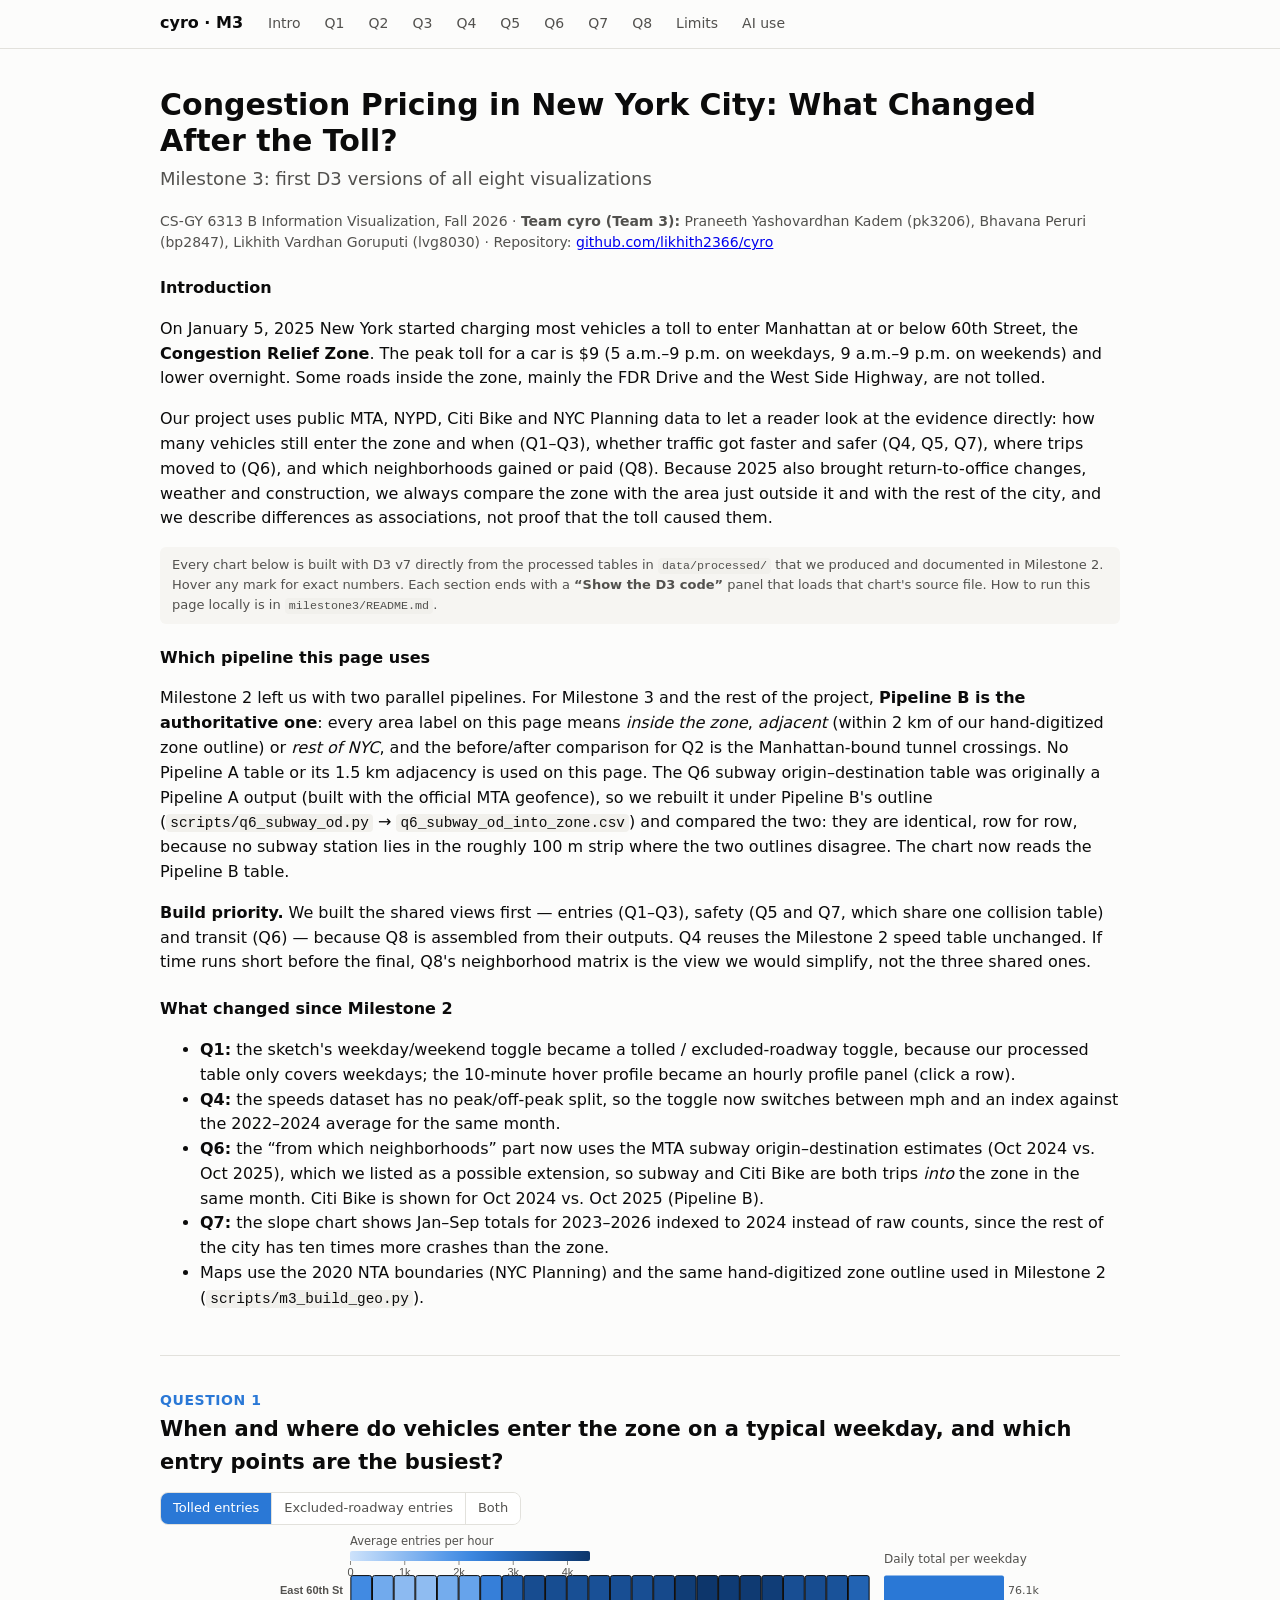
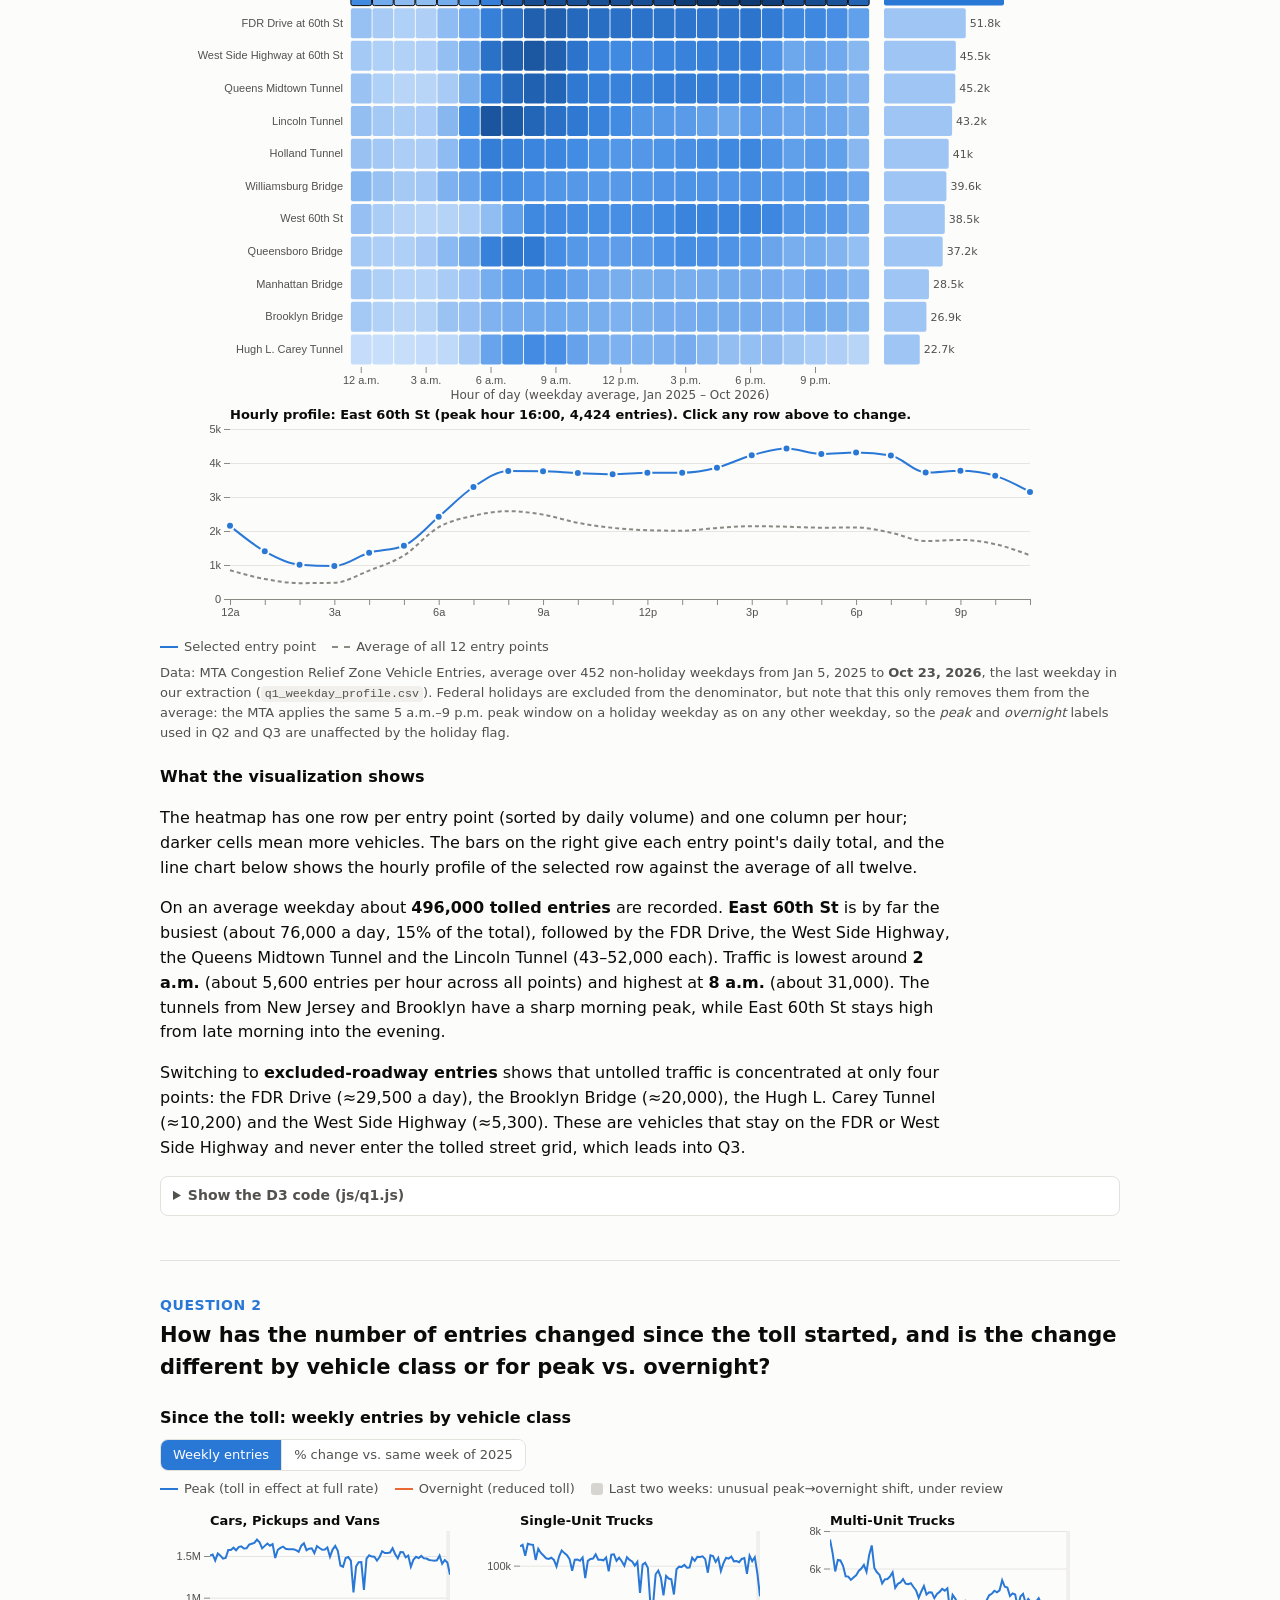
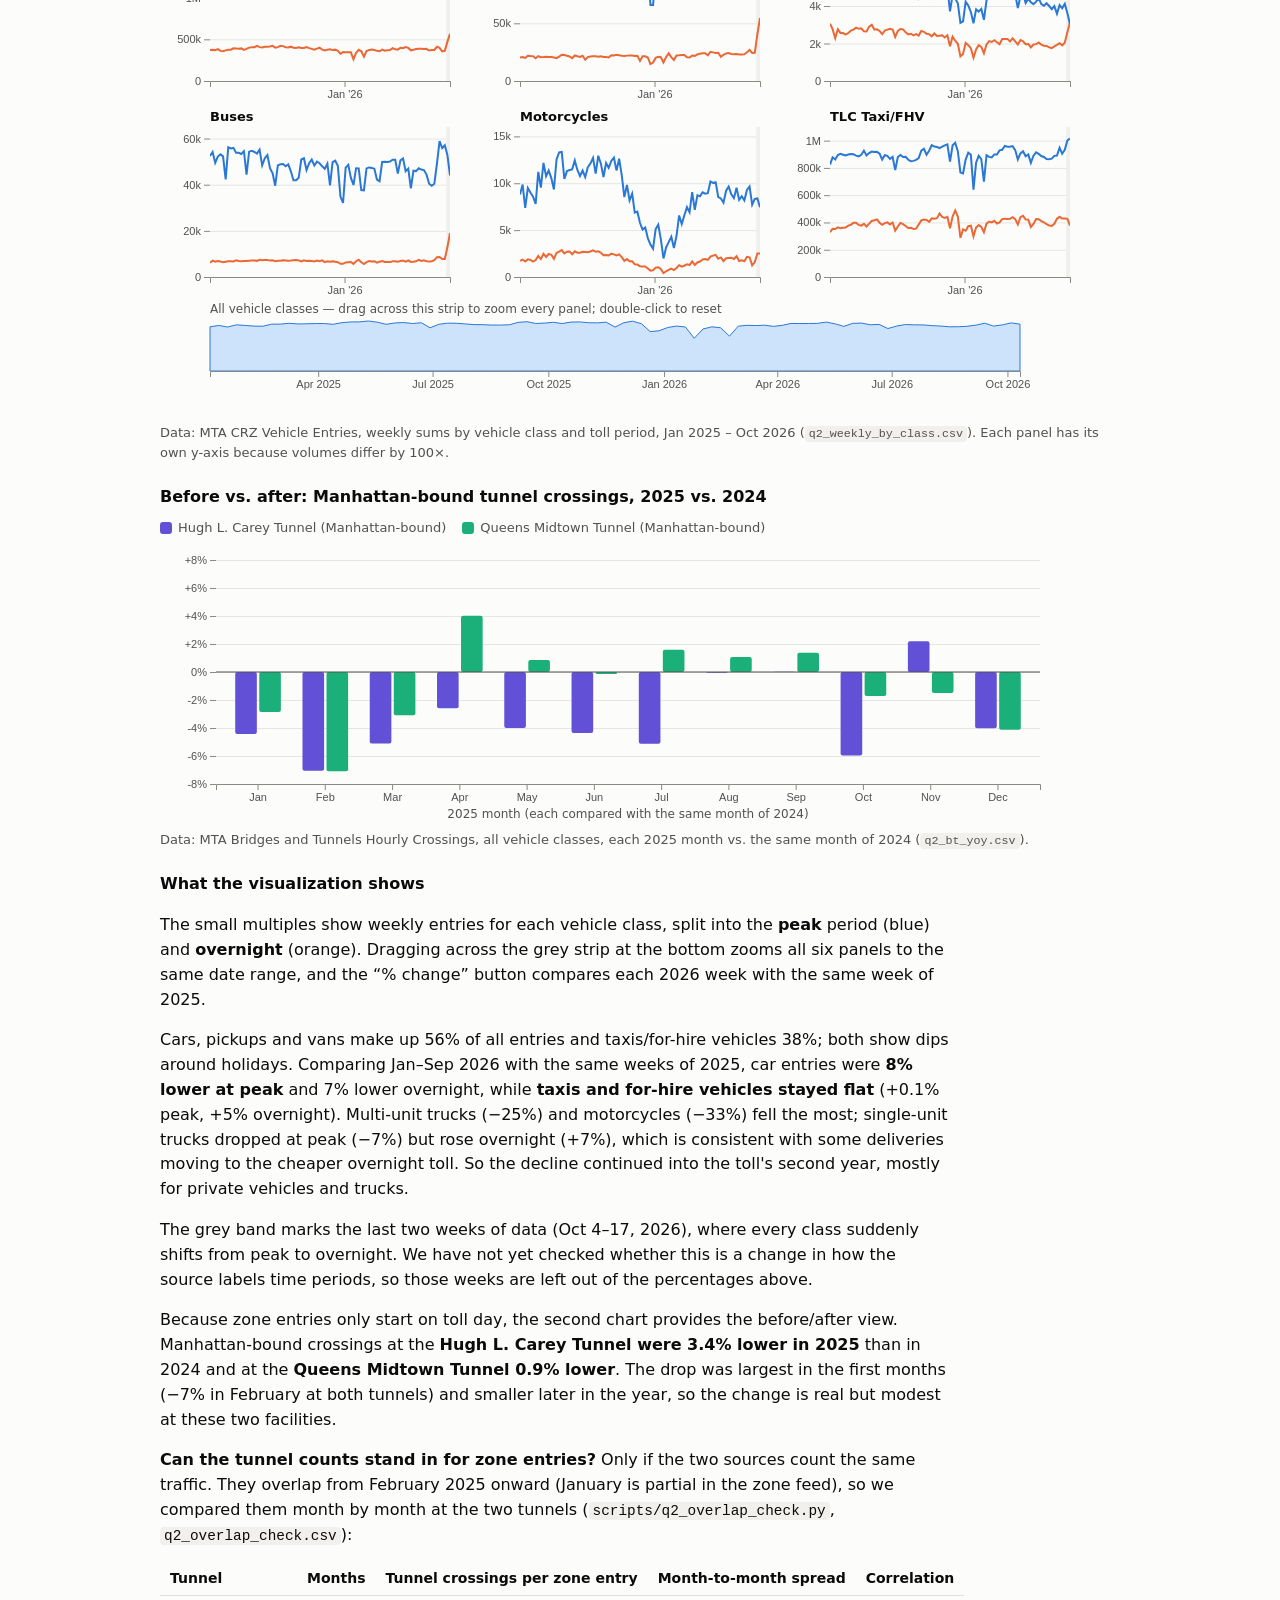
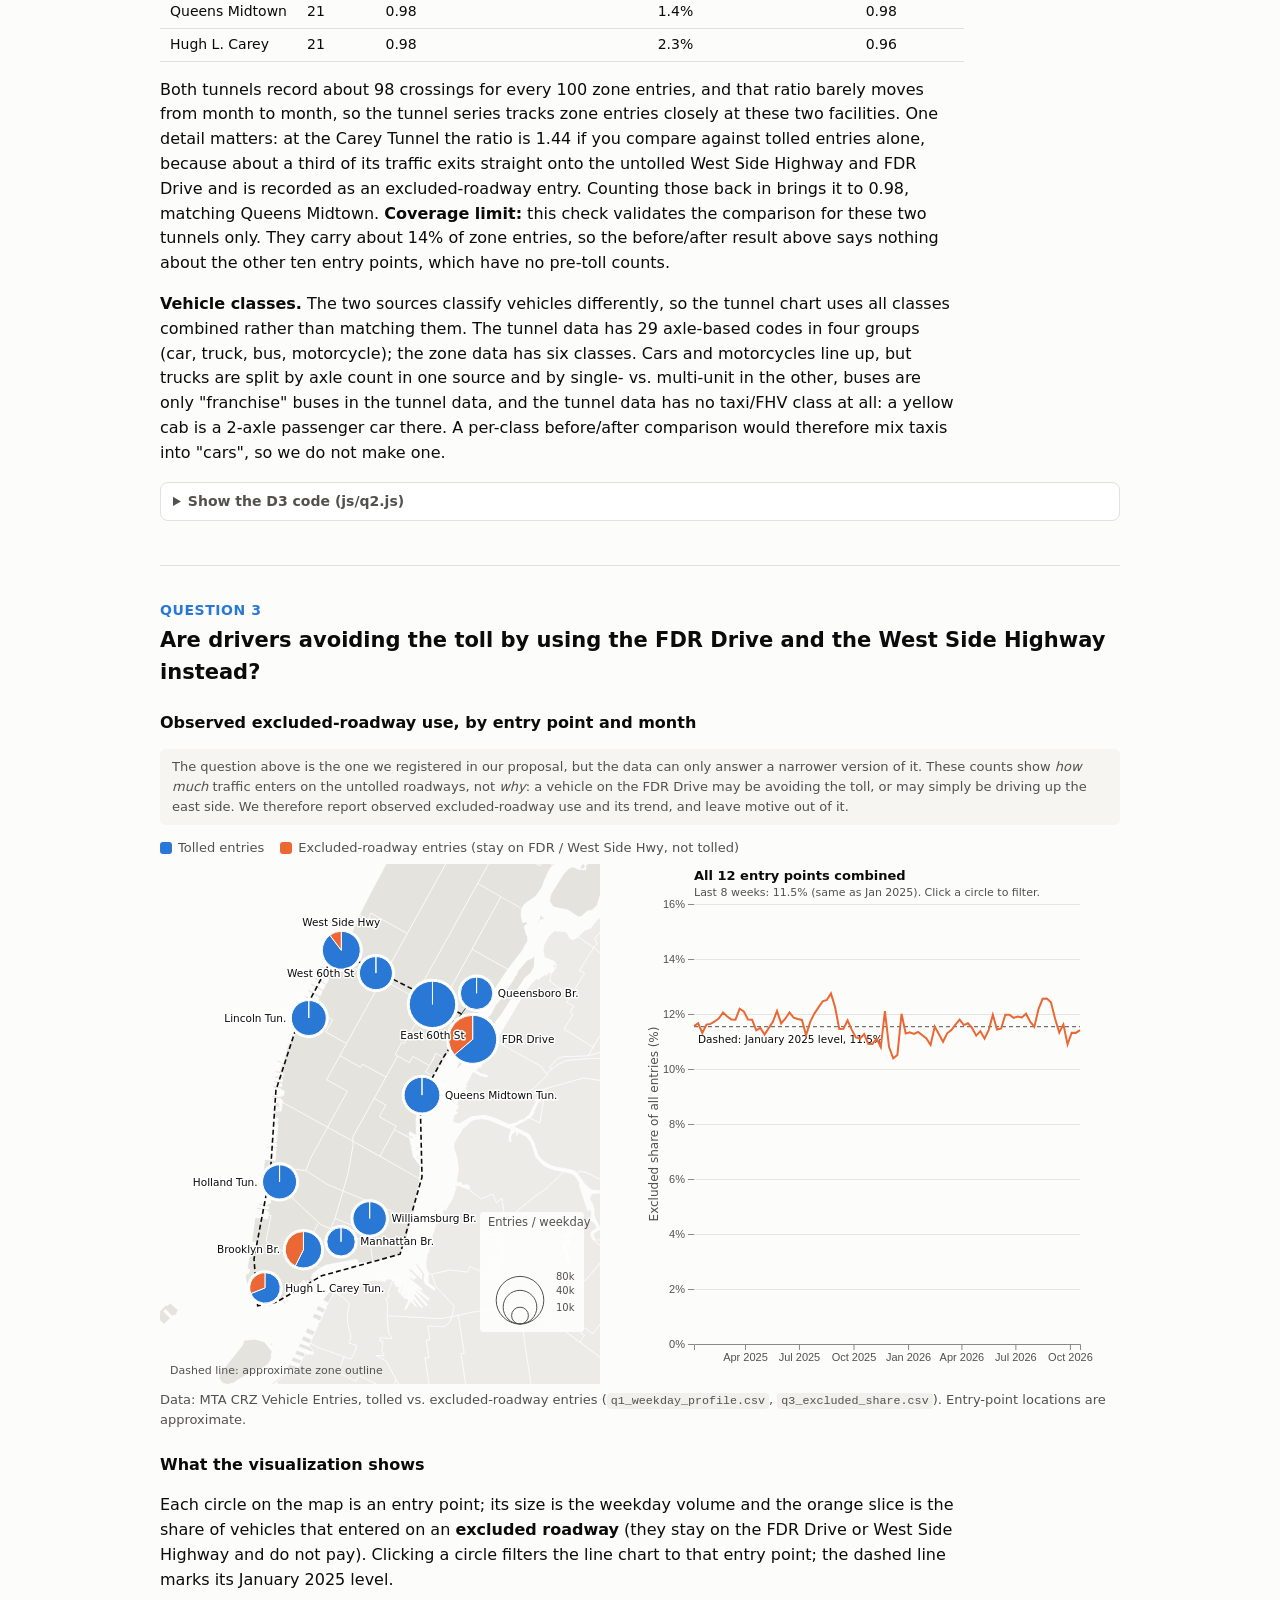
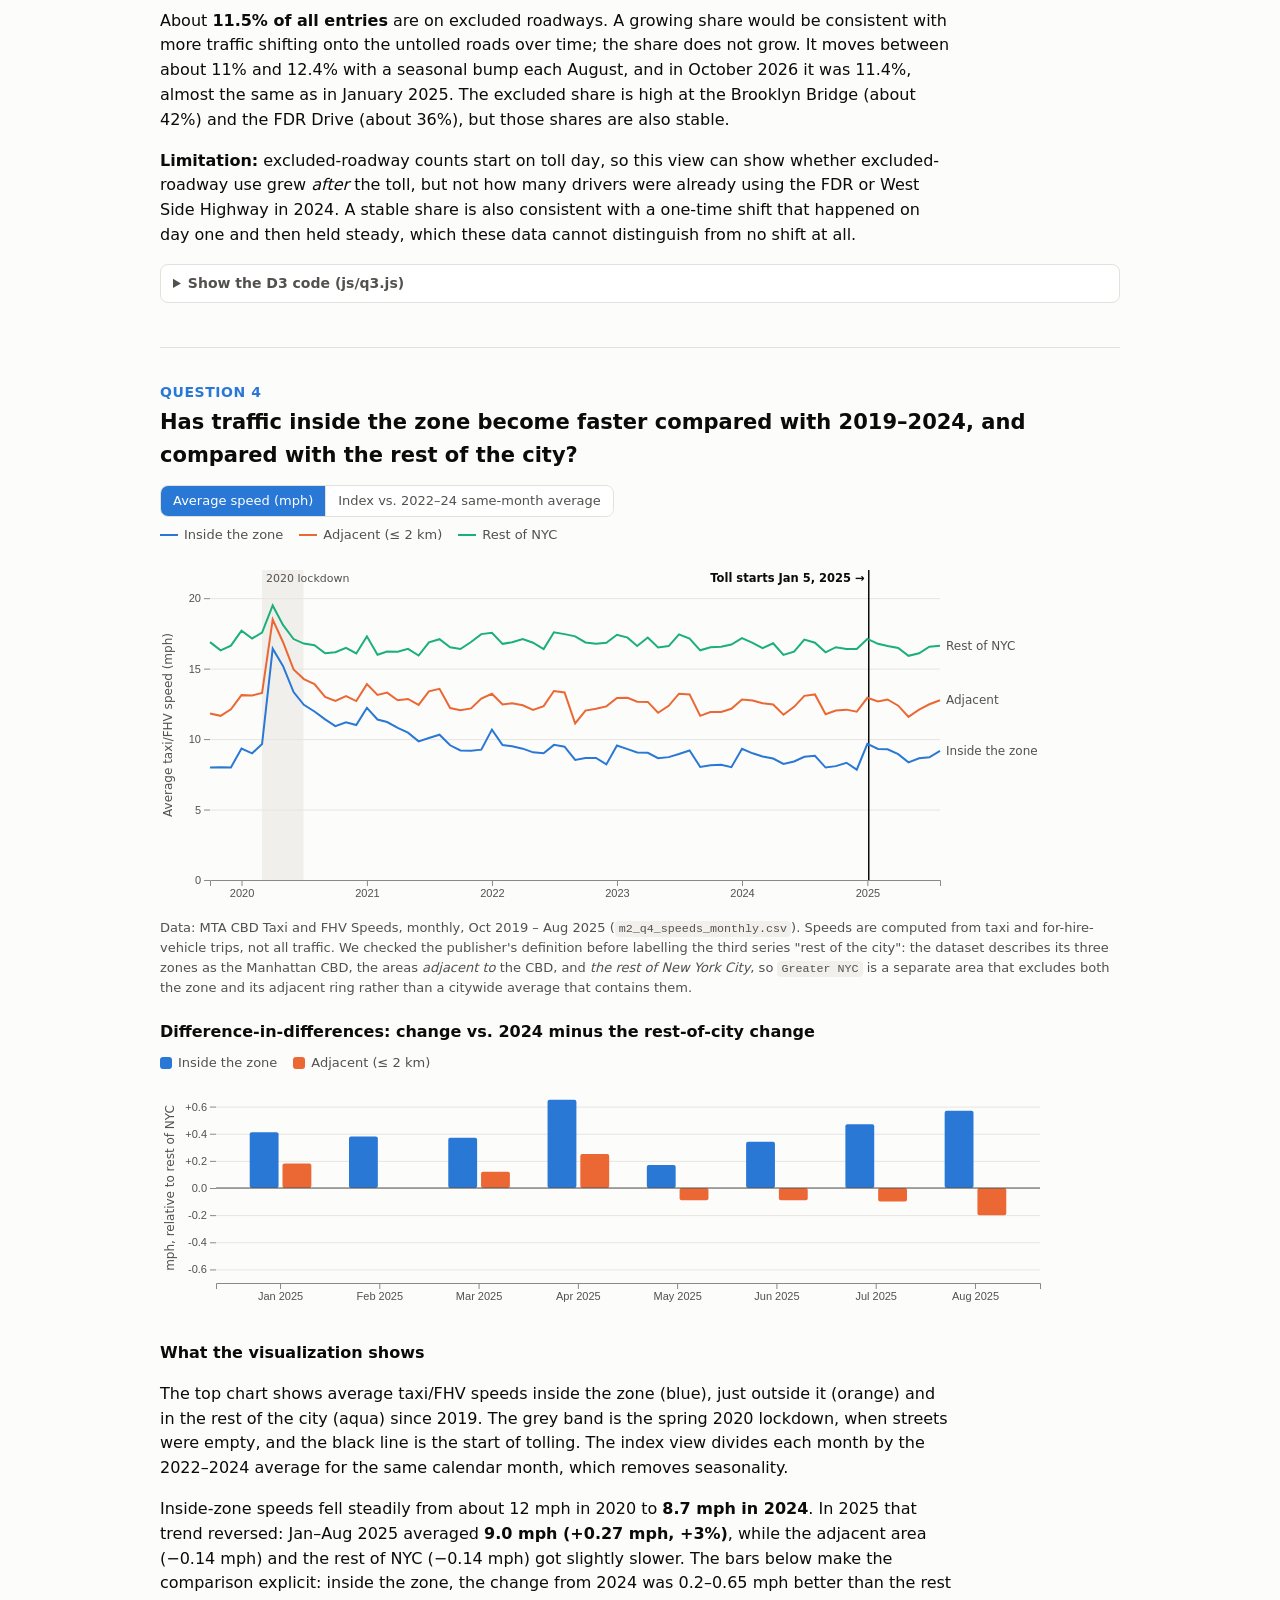
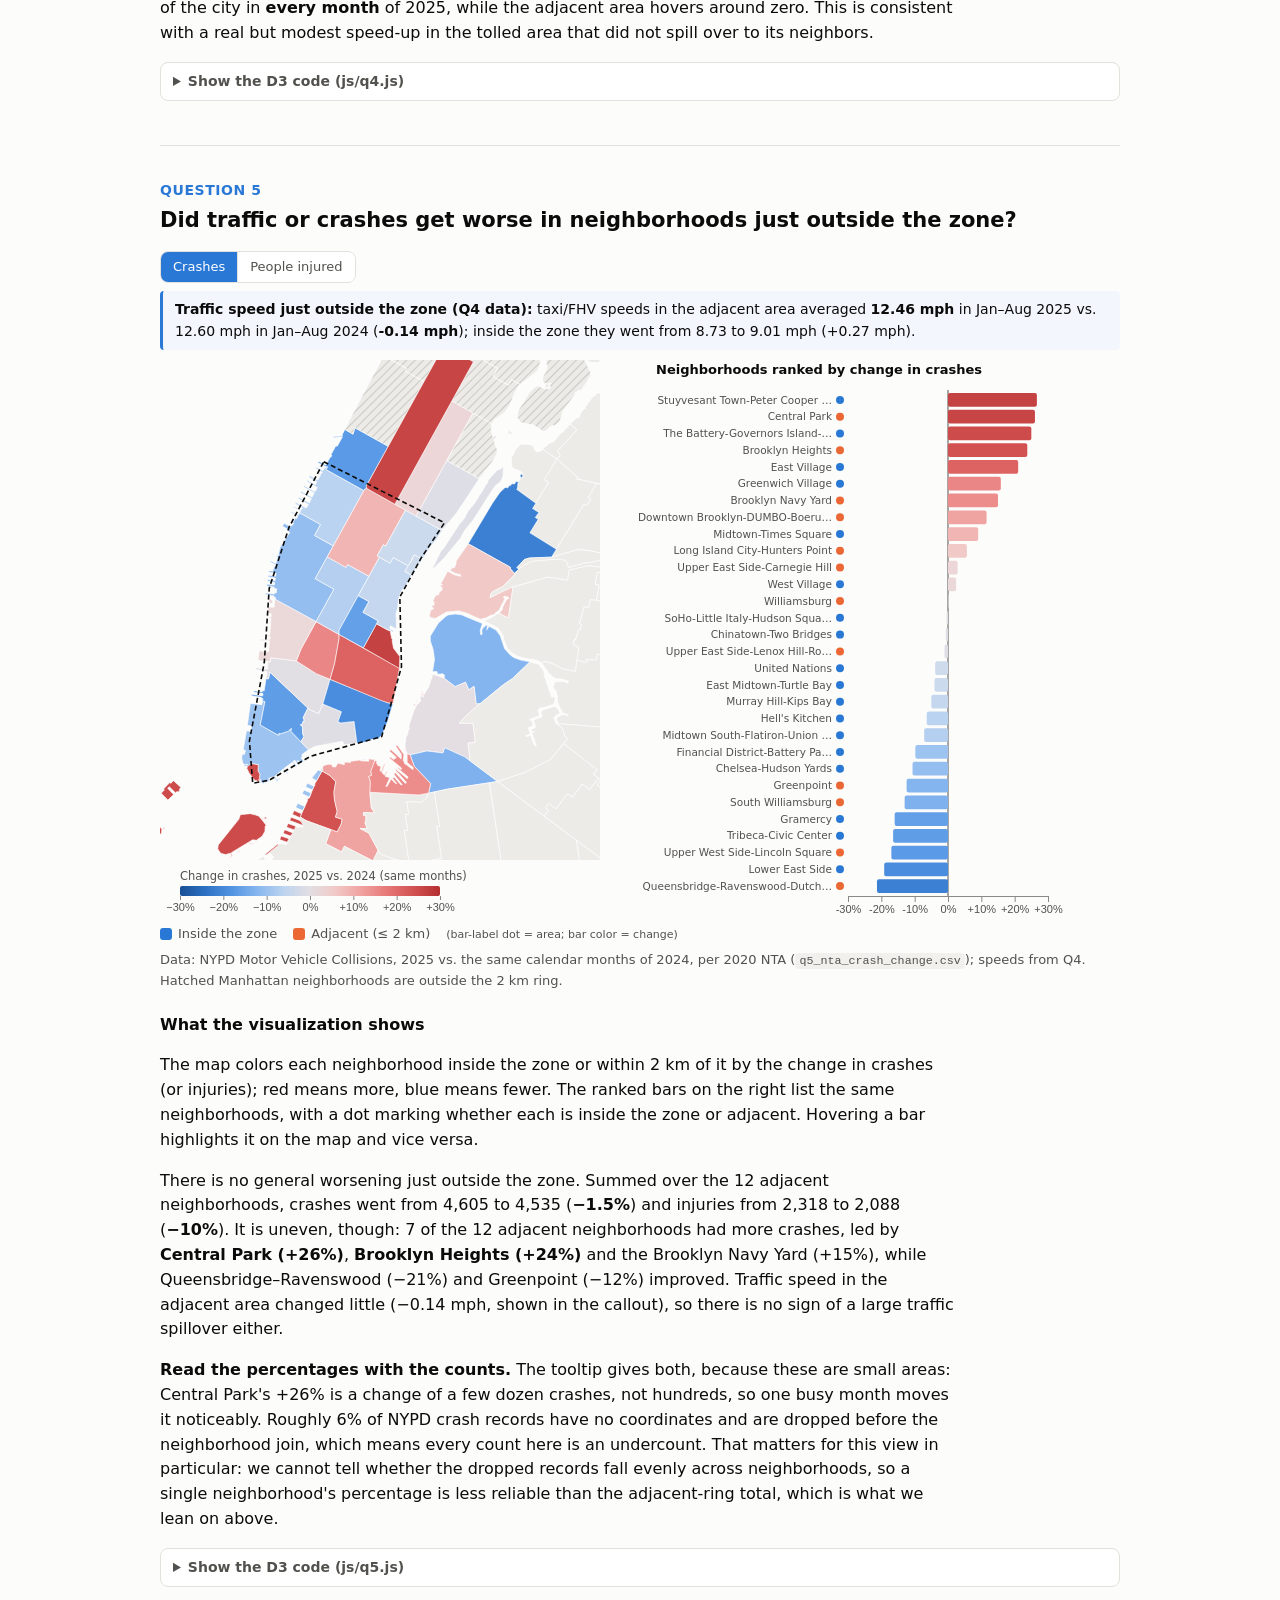
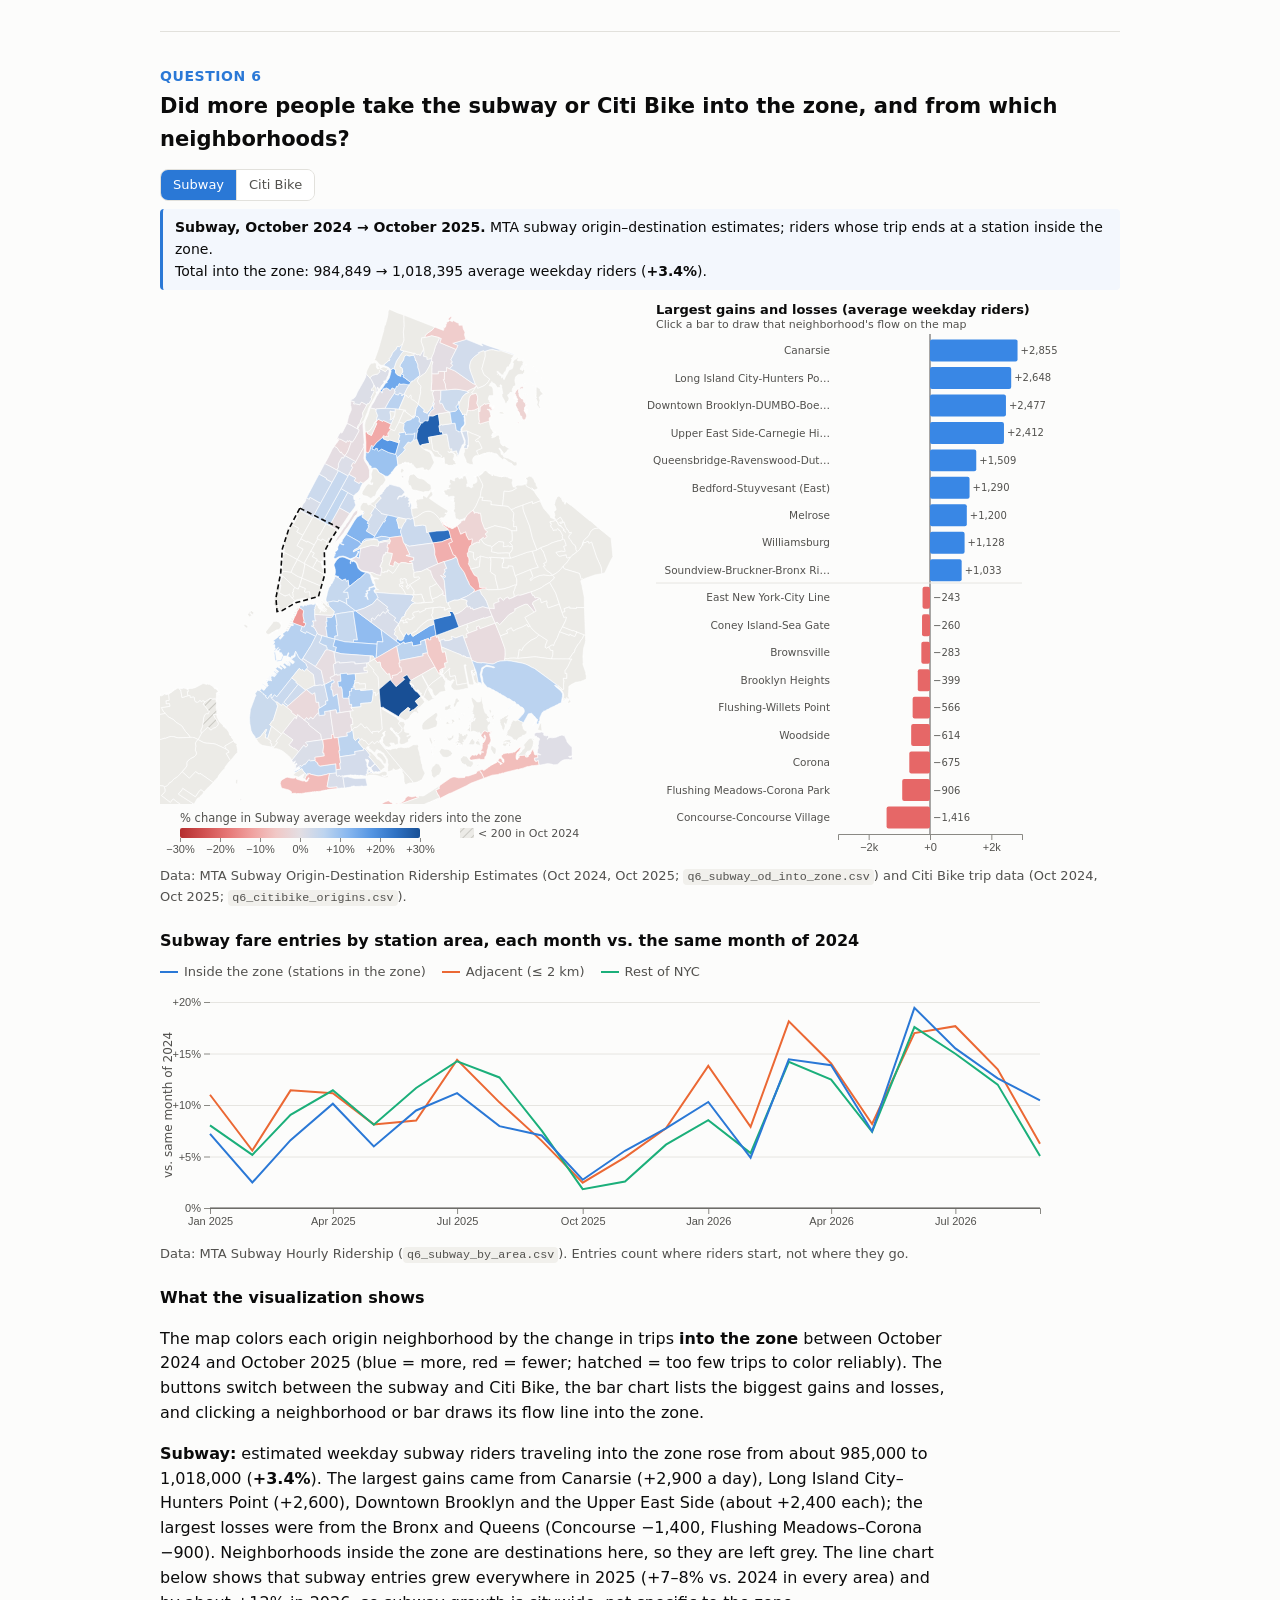
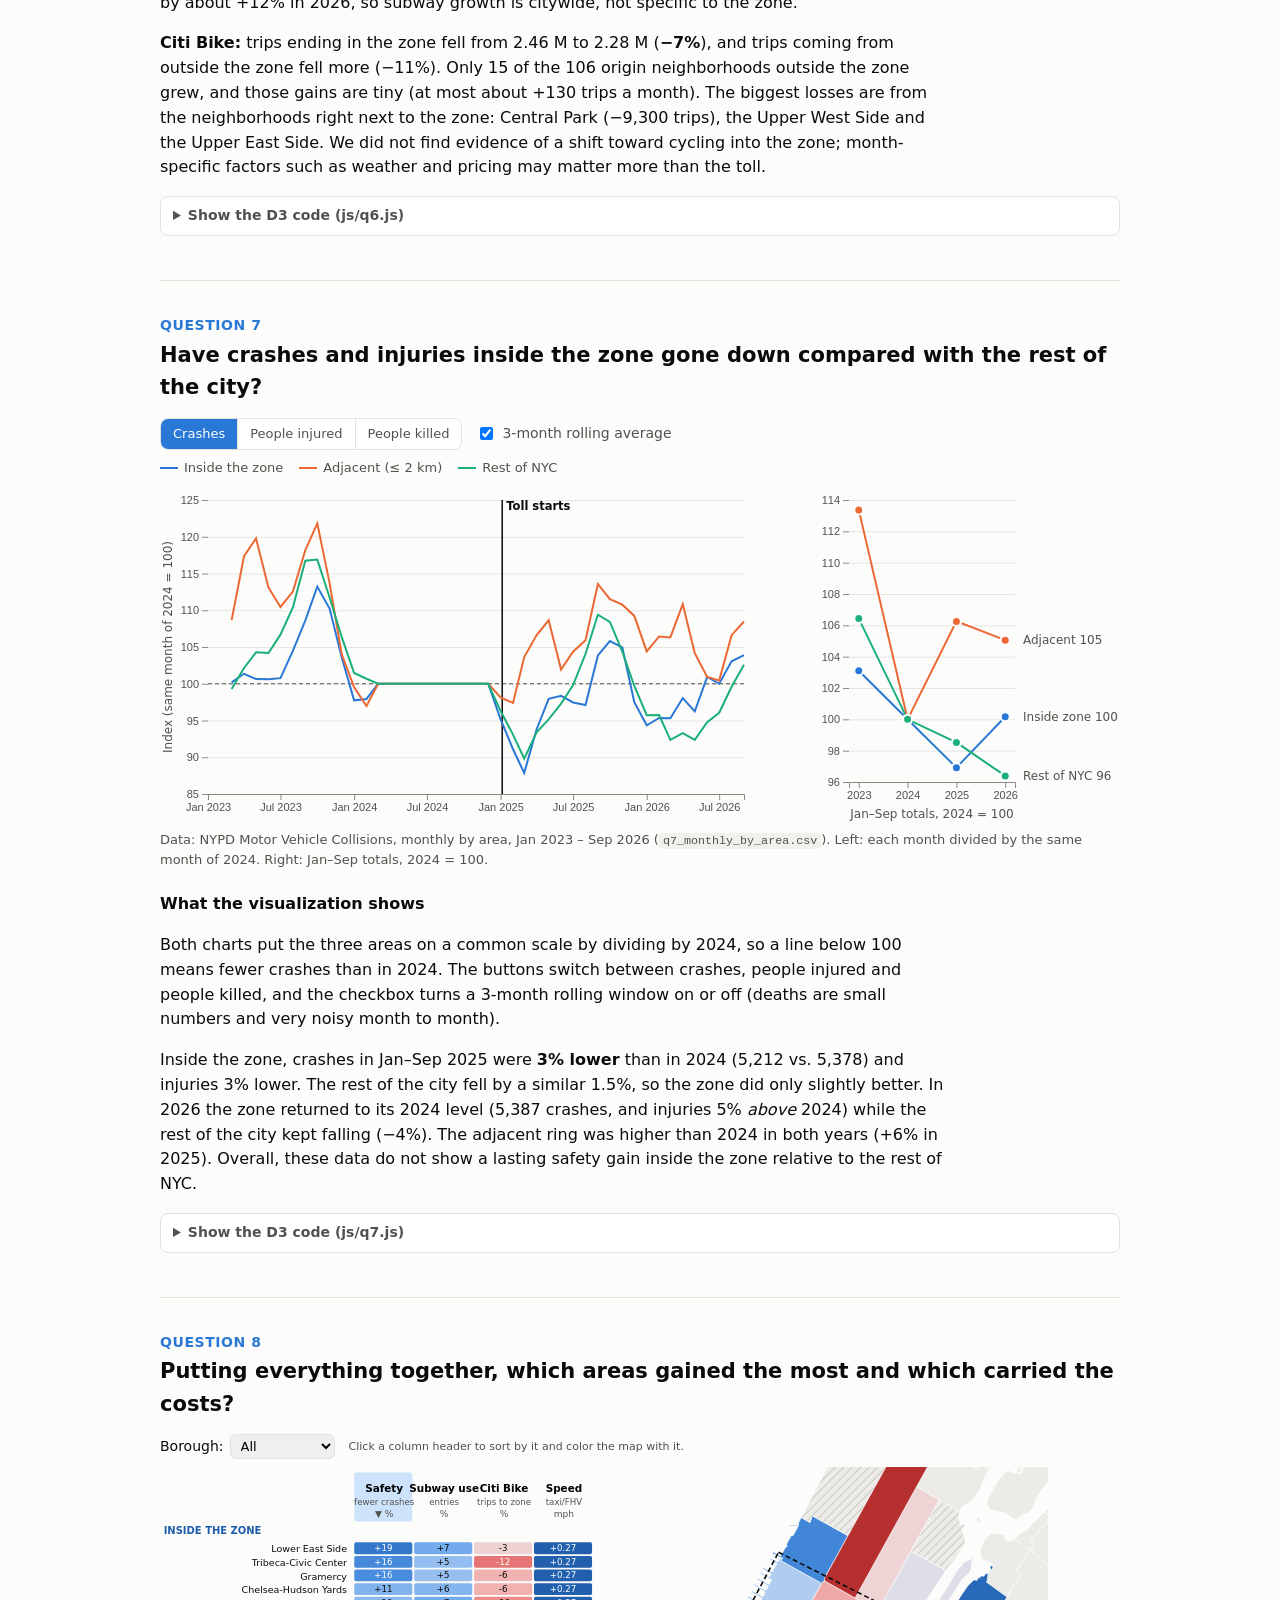
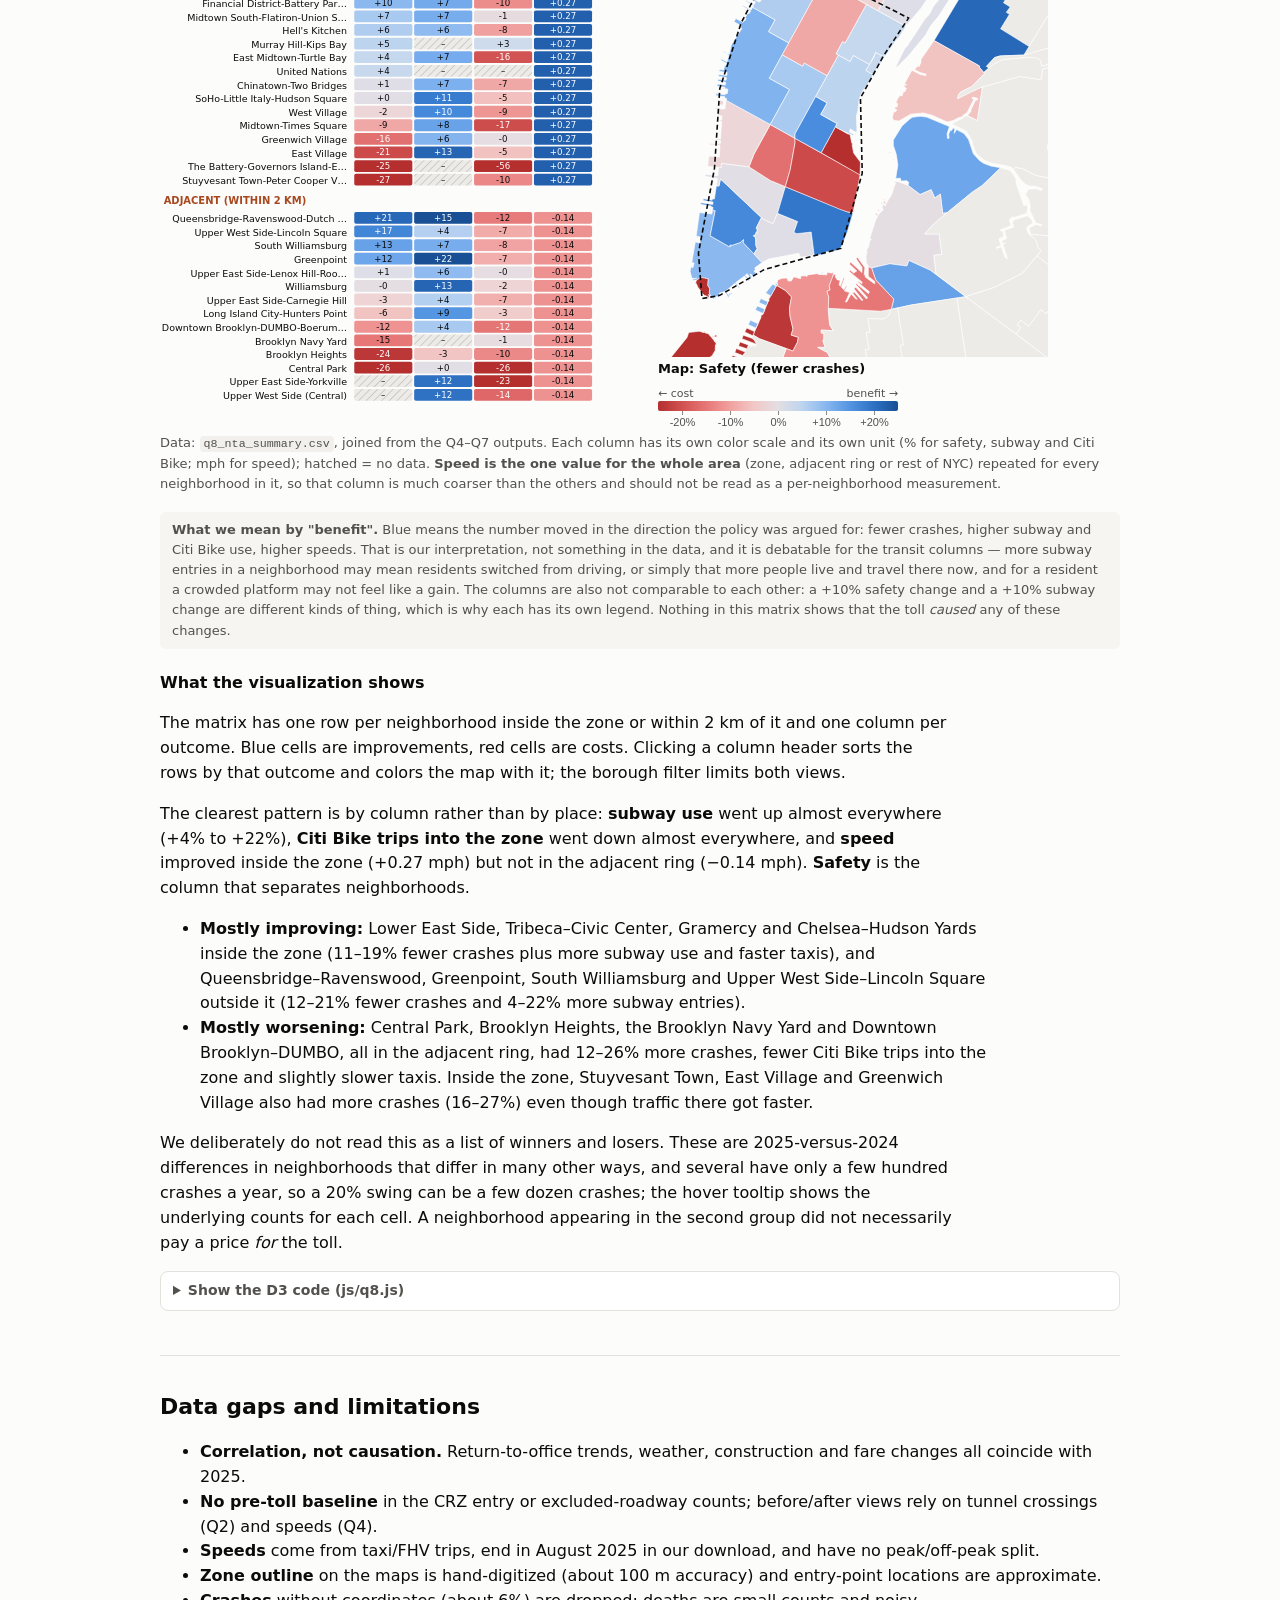
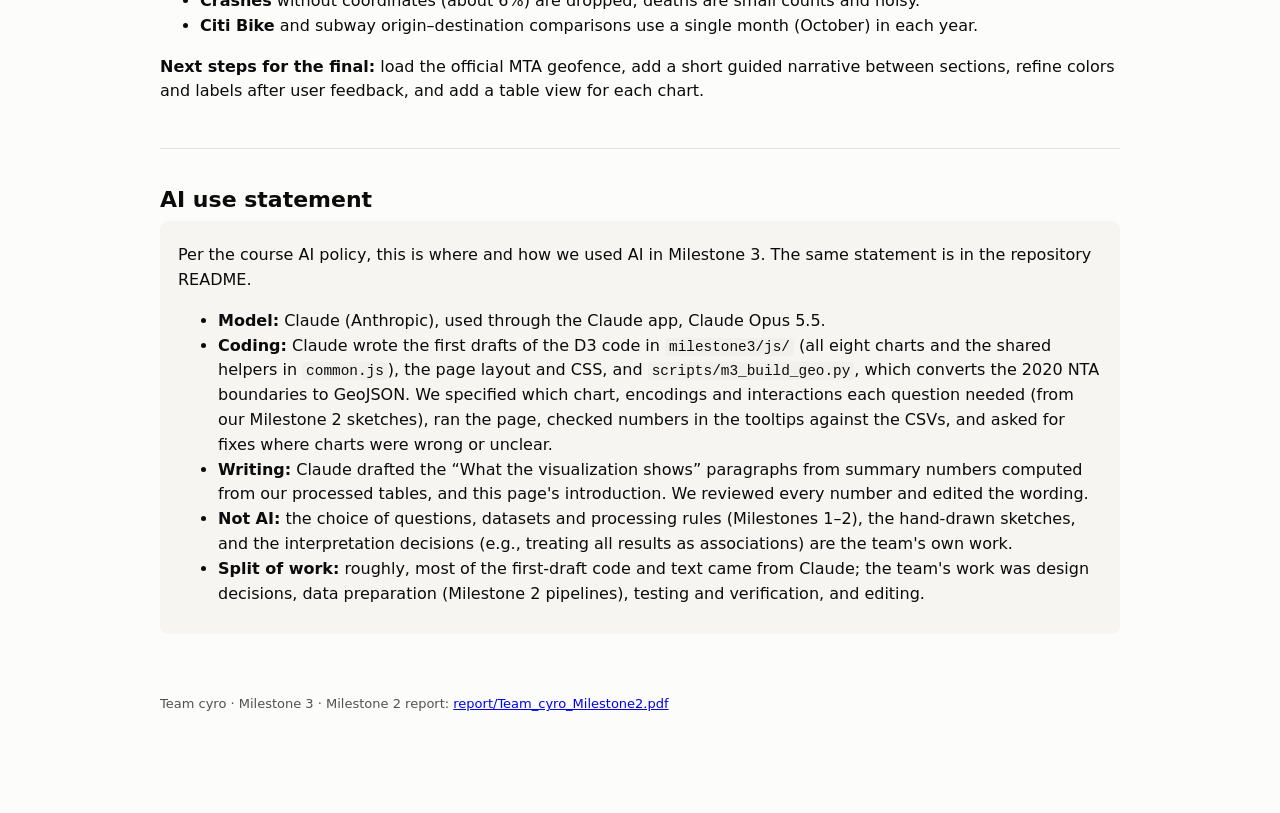
<file: milestone3/index.html>
<!DOCTYPE html>
<html lang="en">
<head>
<meta charset="utf-8">
<meta name="viewport" content="width=device-width, initial-scale=1">
<title>Team cyro – Milestone 3: D3 Visualizations</title>
<link rel="stylesheet" href="css/style.css">
</head>
<body>
<header class="top">
  <nav aria-label="Sections">
    <span class="brand">cyro · M3</span>
    <a href="#intro">Intro</a>
    <a href="#q1">Q1</a><a href="#q2">Q2</a><a href="#q3">Q3</a><a href="#q4">Q4</a>
    <a href="#q5">Q5</a><a href="#q6">Q6</a><a href="#q7">Q7</a><a href="#q8">Q8</a>
    <a href="#limits">Limits</a><a href="#ai">AI use</a>
  </nav>
</header>

<main>
<h1>Congestion Pricing in New York City: What Changed After the Toll?</h1>
<p class="lede">Milestone 3: first D3 versions of all eight visualizations</p>
<p class="meta">
  CS-GY 6313 B Information Visualization, Fall 2026 ·
  <b>Team cyro (Team 3):</b> Praneeth Yashovardhan Kadem (pk3206), Bhavana Peruri (bp2847), Likhith Vardhan Goruputi (lvg8030) ·
  Repository: <a href="https://github.com/likhith2366/cyro">github.com/likhith2366/cyro</a>
</p>

<section id="intro">
  <h3>Introduction</h3>
  <p>On January 5, 2025 New York started charging most vehicles a toll to enter Manhattan at or below 60th Street, the
  <b>Congestion Relief Zone</b>. The peak toll for a car is $9 (5 a.m.–9 p.m. on weekdays, 9 a.m.–9 p.m. on weekends) and
  lower overnight. Some roads inside the zone, mainly the FDR Drive and the West Side Highway, are not tolled.</p>
  <p>Our project uses public MTA, NYPD, Citi Bike and NYC Planning data to let a reader look at the evidence directly:
  how many vehicles still enter the zone and when (Q1–Q3), whether traffic got faster and safer (Q4, Q5, Q7), where trips
  moved to (Q6), and which neighborhoods gained or paid (Q8). Because 2025 also brought return-to-office changes, weather and
  construction, we always compare the zone with the area just outside it and with the rest of the city, and we describe
  differences as associations, not proof that the toll caused them.</p>
  <p class="data-note">Every chart below is built with D3 v7 directly from the processed tables in
  <code>data/processed/</code> that we produced and documented in Milestone 2. Hover any mark for exact numbers. Each section
  ends with a <b>“Show the D3 code”</b> panel that loads that chart's source file. How to run this page locally is in
  <code>milestone3/README.md</code>.</p>
  <h3>Which pipeline this page uses</h3>
  <p>Milestone 2 left us with two parallel pipelines. For Milestone 3 and the rest of the project, <b>Pipeline B is the
  authoritative one</b>: every area label on this page means <i>inside the zone</i>, <i>adjacent</i> (within 2 km of our
  hand-digitized zone outline) or <i>rest of NYC</i>, and the before/after comparison for Q2 is the Manhattan-bound tunnel
  crossings. No Pipeline A table or its 1.5 km adjacency is used on this page. The Q6 subway origin–destination table was
  originally a Pipeline A output (built with the official MTA geofence), so we rebuilt it under Pipeline B's outline
  (<code>scripts/q6_subway_od.py</code> → <code>q6_subway_od_into_zone.csv</code>) and compared the two: they are identical,
  row for row, because no subway station lies in the roughly 100 m strip where the two outlines disagree. The chart now reads
  the Pipeline B table.</p>
  <p><b>Build priority.</b> We built the shared views first — entries (Q1–Q3), safety (Q5 and Q7, which share one collision
  table) and transit (Q6) — because Q8 is assembled from their outputs. Q4 reuses the Milestone 2 speed table unchanged. If
  time runs short before the final, Q8's neighborhood matrix is the view we would simplify, not the three shared ones.</p>
  <h3>What changed since Milestone 2</h3>
  <ul>
    <li><b>Q1:</b> the sketch's weekday/weekend toggle became a tolled / excluded-roadway toggle, because our processed table
      only covers weekdays; the 10-minute hover profile became an hourly profile panel (click a row).</li>
    <li><b>Q4:</b> the speeds dataset has no peak/off-peak split, so the toggle now switches between mph and an index against the
      2022–2024 average for the same month.</li>
    <li><b>Q6:</b> the “from which neighborhoods” part now uses the MTA subway origin–destination estimates (Oct 2024 vs. Oct
      2025), which we listed as a possible extension, so subway and Citi Bike are both trips <i>into</i> the zone in the same month.
      Citi Bike is shown for Oct 2024 vs. Oct 2025 (Pipeline B).</li>
    <li><b>Q7:</b> the slope chart shows Jan–Sep totals for 2023–2026 indexed to 2024 instead of raw counts, since the rest of
      the city has ten times more crashes than the zone.</li>
    <li>Maps use the 2020 NTA boundaries (NYC Planning) and the same hand-digitized zone outline used in Milestone 2
      (<code>scripts/m3_build_geo.py</code>).</li>
  </ul>
</section>

<!-- ============================== Q1 ============================== -->
<section class="q" id="q1">
  <div class="qnum">Question 1</div>
  <div class="question">When and where do vehicles enter the zone on a typical weekday, and which entry points are the busiest?</div>
  <div class="viz" id="q1-viz"></div>
  <p class="viz-caption">Data: MTA Congestion Relief Zone Vehicle Entries, average over 452 non-holiday weekdays from Jan 5, 2025 to
    <b>Oct 23, 2026</b>, the last weekday in our extraction (<code>q1_weekday_profile.csv</code>). Federal holidays are excluded from
    the denominator, but note that this only removes them from the average: the MTA applies the same 5 a.m.–9 p.m. peak window on a
    holiday weekday as on any other weekday, so the <i>peak</i> and <i>overnight</i> labels used in Q2 and Q3 are unaffected by the
    holiday flag.</p>
  <div class="desc">
    <h3>What the visualization shows</h3>
    <p>The heatmap has one row per entry point (sorted by daily volume) and one column per hour; darker cells mean more vehicles.
    The bars on the right give each entry point's daily total, and the line chart below shows the hourly profile of the selected
    row against the average of all twelve.</p>
    <p>On an average weekday about <b>496,000 tolled entries</b> are recorded. <b>East 60th St</b> is by far the busiest
    (about 76,000 a day, 15% of the total), followed by the FDR Drive, the West Side Highway, the Queens Midtown Tunnel and the
    Lincoln Tunnel (43–52,000 each). Traffic is lowest around <b>2 a.m.</b> (about 5,600 entries per hour across all points)
    and highest at <b>8 a.m.</b> (about 31,000). The tunnels from New Jersey and Brooklyn have a sharp morning peak, while
    East 60th St stays high from late morning into the evening.</p>
    <p>Switching to <b>excluded-roadway entries</b> shows that untolled traffic is concentrated at only four points: the FDR Drive
    (≈29,500 a day), the Brooklyn Bridge (≈20,000), the Hugh L. Carey Tunnel (≈10,200) and the West Side Highway (≈5,300).
    These are vehicles that stay on the FDR or West Side Highway and never enter the tolled street grid, which leads into Q3.</p>
  </div>
  <details class="code" data-src="js/q1.js"><summary>Show the D3 code (js/q1.js)</summary><pre><code></code></pre></details>
</section>

<!-- ============================== Q2 ============================== -->
<section class="q" id="q2">
  <div class="qnum">Question 2</div>
  <div class="question">How has the number of entries changed since the toll started, and is the change different by vehicle class or for peak vs. overnight?</div>
  <h3>Since the toll: weekly entries by vehicle class</h3>
  <div class="viz" id="q2-viz"></div>
  <p class="viz-caption">Data: MTA CRZ Vehicle Entries, weekly sums by vehicle class and toll period, Jan 2025 – Oct 2026
    (<code>q2_weekly_by_class.csv</code>). Each panel has its own y-axis because volumes differ by 100×.</p>
  <h3>Before vs. after: Manhattan-bound tunnel crossings, 2025 vs. 2024</h3>
  <div class="viz" id="q2-viz-bt"></div>
  <p class="viz-caption">Data: MTA Bridges and Tunnels Hourly Crossings, all vehicle classes, each 2025 month vs. the same month of 2024
    (<code>q2_bt_yoy.csv</code>).</p>
  <div class="desc">
    <h3>What the visualization shows</h3>
    <p>The small multiples show weekly entries for each vehicle class, split into the <b>peak</b> period (blue) and
    <b>overnight</b> (orange). Dragging across the grey strip at the bottom zooms all six panels to the same date range, and the
    “% change” button compares each 2026 week with the same week of 2025.</p>
    <p>Cars, pickups and vans make up 56% of all entries and taxis/for-hire vehicles 38%; both show dips around holidays.
    Comparing Jan–Sep 2026 with the same weeks of 2025, car entries were <b>8% lower at peak</b> and 7% lower overnight, while
    <b>taxis and for-hire vehicles stayed flat</b> (+0.1% peak, +5% overnight). Multi-unit trucks (−25%) and motorcycles (−33%) fell
    the most; single-unit trucks dropped at peak (−7%) but rose overnight (+7%), which is consistent with some deliveries moving to the
    cheaper overnight toll. So the decline continued into the toll's second year, mostly for private vehicles and trucks.</p>
    <p>The grey band marks the last two weeks of data (Oct 4–17, 2026), where every class suddenly shifts from peak to overnight.
    We have not yet checked whether this is a change in how the source labels time periods, so those weeks are left out of the
    percentages above.</p>
    <p>Because zone entries only start on toll day, the second chart provides the before/after view. Manhattan-bound crossings
    at the <b>Hugh L. Carey Tunnel were 3.4% lower in 2025</b> than in 2024 and at the <b>Queens Midtown Tunnel 0.9% lower</b>.
    The drop was largest in the first months (−7% in February at both tunnels) and smaller later in the year, so the change is
    real but modest at these two facilities.</p>
    <p><b>Can the tunnel counts stand in for zone entries?</b> Only if the two sources count the same traffic. They overlap from
    February 2025 onward (January is partial in the zone feed), so we compared them month by month at the two tunnels
    (<code>scripts/q2_overlap_check.py</code>, <code>q2_overlap_check.csv</code>):</p>
    <table class="simple">
      <tr><th>Tunnel</th><th>Months</th><th>Tunnel crossings per zone entry</th><th>Month-to-month spread</th><th>Correlation</th></tr>
      <tr><td>Queens Midtown</td><td>21</td><td>0.98</td><td>1.4%</td><td>0.98</td></tr>
      <tr><td>Hugh L. Carey</td><td>21</td><td>0.98</td><td>2.3%</td><td>0.96</td></tr>
    </table>
    <p>Both tunnels record about 98 crossings for every 100 zone entries, and that ratio barely moves from month to month, so the
    tunnel series tracks zone entries closely at these two facilities. One detail matters: at the Carey Tunnel the ratio is 1.44 if
    you compare against tolled entries alone, because about a third of its traffic exits straight onto the untolled West Side
    Highway and FDR Drive and is recorded as an excluded-roadway entry. Counting those back in brings it to 0.98, matching Queens
    Midtown. <b>Coverage limit:</b> this check validates the comparison for these two tunnels only. They carry about 14% of zone
    entries, so the before/after result above says nothing about the other ten entry points, which have no pre-toll counts.</p>
    <p><b>Vehicle classes.</b> The two sources classify vehicles differently, so the tunnel chart uses all classes combined rather
    than matching them. The tunnel data has 29 axle-based codes in four groups (car, truck, bus, motorcycle); the zone data has six
    classes. Cars and motorcycles line up, but trucks are split by axle count in one source and by single- vs. multi-unit in the
    other, buses are only "franchise" buses in the tunnel data, and the tunnel data has no taxi/FHV class at all: a yellow cab is a
    2-axle passenger car there. A per-class before/after comparison would therefore mix taxis into "cars", so we do not make one.</p>
  </div>
  <details class="code" data-src="js/q2.js"><summary>Show the D3 code (js/q2.js)</summary><pre><code></code></pre></details>
</section>

<!-- ============================== Q3 ============================== -->
<section class="q" id="q3">
  <div class="qnum">Question 3</div>
  <div class="question">Are drivers avoiding the toll by using the FDR Drive and the West Side Highway instead?</div>
  <h3>Observed excluded-roadway use, by entry point and month</h3>
  <p class="data-note">The question above is the one we registered in our proposal, but the data can only answer a narrower
  version of it. These counts show <i>how much</i> traffic enters on the untolled roadways, not <i>why</i>: a vehicle on the FDR
  Drive may be avoiding the toll, or may simply be driving up the east side. We therefore report observed excluded-roadway use
  and its trend, and leave motive out of it.</p>
  <div class="viz" id="q3-viz"></div>
  <p class="viz-caption">Data: MTA CRZ Vehicle Entries, tolled vs. excluded-roadway entries (<code>q1_weekday_profile.csv</code>,
    <code>q3_excluded_share.csv</code>). Entry-point locations are approximate.</p>
  <div class="desc">
    <h3>What the visualization shows</h3>
    <p>Each circle on the map is an entry point; its size is the weekday volume and the orange slice is the share of vehicles that
    entered on an <b>excluded roadway</b> (they stay on the FDR Drive or West Side Highway and do not pay). Clicking a circle filters
    the line chart to that entry point; the dashed line marks its January 2025 level.</p>
    <p>About <b>11.5% of all entries</b> are on excluded roadways. A growing share would be consistent with more traffic shifting onto
    the untolled roads over time; the share does not grow. It moves between about 11% and 12.4% with a seasonal bump each August, and in
    October 2026 it was 11.4%, almost the same as in January 2025. The excluded share is high at the Brooklyn Bridge (about 42%) and the
    FDR Drive (about 36%), but those shares are also stable.</p>
    <p><b>Limitation:</b> excluded-roadway counts start on toll day, so this view can show whether excluded-roadway use grew <i>after</i>
    the toll, but not how many drivers were already using the FDR or West Side Highway in 2024. A stable share is also consistent with a
    one-time shift that happened on day one and then held steady, which these data cannot distinguish from no shift at all.</p>
  </div>
  <details class="code" data-src="js/q3.js"><summary>Show the D3 code (js/q3.js)</summary><pre><code></code></pre></details>
</section>

<!-- ============================== Q4 ============================== -->
<section class="q" id="q4">
  <div class="qnum">Question 4</div>
  <div class="question">Has traffic inside the zone become faster compared with 2019–2024, and compared with the rest of the city?</div>
  <div class="viz" id="q4-viz"></div>
  <p class="viz-caption">Data: MTA CBD Taxi and FHV Speeds, monthly, Oct 2019 – Aug 2025 (<code>m2_q4_speeds_monthly.csv</code>).
    Speeds are computed from taxi and for-hire-vehicle trips, not all traffic. We checked the publisher's definition before labelling
    the third series "rest of the city": the dataset describes its three zones as the Manhattan CBD, the areas <i>adjacent to</i> the
    CBD, and <i>the rest of New York City</i>, so <code>Greater NYC</code> is a separate area that excludes both the zone and its
    adjacent ring rather than a citywide average that contains them.</p>
  <h3>Difference-in-differences: change vs. 2024 minus the rest-of-city change</h3>
  <div class="viz" id="q4-viz-did"></div>
  <div class="desc">
    <h3>What the visualization shows</h3>
    <p>The top chart shows average taxi/FHV speeds inside the zone (blue), just outside it (orange) and in the rest of the city (aqua)
    since 2019. The grey band is the spring 2020 lockdown, when streets were empty, and the black line is the start of tolling.
    The index view divides each month by the 2022–2024 average for the same calendar month, which removes seasonality.</p>
    <p>Inside-zone speeds fell steadily from about 12 mph in 2020 to <b>8.7 mph in 2024</b>. In 2025 that trend reversed:
    Jan–Aug 2025 averaged <b>9.0 mph (+0.27 mph, +3%)</b>, while the adjacent area (−0.14 mph) and the rest of NYC (−0.14 mph)
    got slightly slower. The bars below make the comparison explicit: inside the zone, the change from 2024 was 0.2–0.65 mph better
    than the rest of the city in <b>every month</b> of 2025, while the adjacent area hovers around zero. This is consistent with a
    real but modest speed-up in the tolled area that did not spill over to its neighbors.</p>
  </div>
  <details class="code" data-src="js/q4.js"><summary>Show the D3 code (js/q4.js)</summary><pre><code></code></pre></details>
</section>

<!-- ============================== Q5 ============================== -->
<section class="q" id="q5">
  <div class="qnum">Question 5</div>
  <div class="question">Did traffic or crashes get worse in neighborhoods just outside the zone?</div>
  <div class="viz" id="q5-viz"></div>
  <p class="viz-caption">Data: NYPD Motor Vehicle Collisions, 2025 vs. the same calendar months of 2024, per 2020 NTA
    (<code>q5_nta_crash_change.csv</code>); speeds from Q4. Hatched Manhattan neighborhoods are outside the 2 km ring.</p>
  <div class="desc">
    <h3>What the visualization shows</h3>
    <p>The map colors each neighborhood inside the zone or within 2 km of it by the change in crashes (or injuries); red means more,
    blue means fewer. The ranked bars on the right list the same neighborhoods, with a dot marking whether each is inside the zone
    or adjacent. Hovering a bar highlights it on the map and vice versa.</p>
    <p>There is no general worsening just outside the zone. Summed over the 12 adjacent neighborhoods, crashes went from 4,605 to
    4,535 (<b>−1.5%</b>) and injuries from 2,318 to 2,088 (<b>−10%</b>). It is uneven, though: 7 of the 12 adjacent neighborhoods
    had more crashes, led by <b>Central Park (+26%)</b>, <b>Brooklyn Heights (+24%)</b> and the Brooklyn Navy Yard (+15%), while
    Queensbridge–Ravenswood (−21%) and Greenpoint (−12%) improved. Traffic speed in the adjacent area changed little (−0.14 mph,
    shown in the callout), so there is no sign of a large traffic spillover either.</p>
    <p><b>Read the percentages with the counts.</b> The tooltip gives both, because these are small areas: Central Park's +26% is a
    change of a few dozen crashes, not hundreds, so one busy month moves it noticeably. Roughly 6% of NYPD crash records have no
    coordinates and are dropped before the neighborhood join, which means every count here is an undercount. That matters for this
    view in particular: we cannot tell whether the dropped records fall evenly across neighborhoods, so a single neighborhood's
    percentage is less reliable than the adjacent-ring total, which is what we lean on above.</p>
  </div>
  <details class="code" data-src="js/q5.js"><summary>Show the D3 code (js/q5.js)</summary><pre><code></code></pre></details>
</section>

<!-- ============================== Q6 ============================== -->
<section class="q" id="q6">
  <div class="qnum">Question 6</div>
  <div class="question">Did more people take the subway or Citi Bike into the zone, and from which neighborhoods?</div>
  <div class="viz" id="q6-viz"></div>
  <p class="viz-caption">Data: MTA Subway Origin-Destination Ridership Estimates (Oct 2024, Oct 2025;
    <code>q6_subway_od_into_zone.csv</code>) and Citi Bike trip data (Oct 2024, Oct 2025; <code>q6_citibike_origins.csv</code>).</p>
  <h3>Subway fare entries by station area, each month vs. the same month of 2024</h3>
  <div class="viz" id="q6-viz-trend"></div>
  <p class="viz-caption">Data: MTA Subway Hourly Ridership (<code>q6_subway_by_area.csv</code>). Entries count where riders start, not where they go.</p>
  <div class="desc">
    <h3>What the visualization shows</h3>
    <p>The map colors each origin neighborhood by the change in trips <b>into the zone</b> between October 2024 and October 2025
    (blue = more, red = fewer; hatched = too few trips to color reliably). The buttons switch between the subway and Citi Bike, the bar
    chart lists the biggest gains and losses, and clicking a neighborhood or bar draws its flow line into the zone.</p>
    <p><b>Subway:</b> estimated weekday subway riders traveling into the zone rose from about 985,000 to 1,018,000
    (<b>+3.4%</b>). The largest gains came from Canarsie (+2,900 a day), Long Island City–Hunters Point (+2,600), Downtown Brooklyn and
    the Upper East Side (about +2,400 each); the largest losses were from the Bronx and Queens (Concourse −1,400, Flushing Meadows–Corona −900).
    Neighborhoods inside the zone are destinations here, so they are left grey. The line chart below shows that subway entries
    grew everywhere in 2025 (+7–8% vs. 2024 in every area) and by about +12% in 2026, so subway growth is citywide, not specific to the zone.</p>
    <p><b>Citi Bike:</b> trips ending in the zone fell from 2.46 M to 2.28 M (<b>−7%</b>), and trips coming from outside the zone fell more
    (−11%). Only 15 of the 106 origin neighborhoods outside the zone grew, and those gains are tiny (at most about +130 trips a month). The biggest losses
    are from the neighborhoods right next to the zone: Central Park (−9,300 trips), the Upper West Side and the Upper East Side. We did not find evidence of a shift toward cycling into the zone; month-specific
    factors such as weather and pricing may matter more than the toll.</p>
  </div>
  <details class="code" data-src="js/q6.js"><summary>Show the D3 code (js/q6.js)</summary><pre><code></code></pre></details>
</section>

<!-- ============================== Q7 ============================== -->
<section class="q" id="q7">
  <div class="qnum">Question 7</div>
  <div class="question">Have crashes and injuries inside the zone gone down compared with the rest of the city?</div>
  <div class="viz" id="q7-viz"></div>
  <p class="viz-caption">Data: NYPD Motor Vehicle Collisions, monthly by area, Jan 2023 – Sep 2026 (<code>q7_monthly_by_area.csv</code>).
    Left: each month divided by the same month of 2024. Right: Jan–Sep totals, 2024 = 100.</p>
  <div class="desc">
    <h3>What the visualization shows</h3>
    <p>Both charts put the three areas on a common scale by dividing by 2024, so a line below 100 means fewer crashes than in 2024. The
    buttons switch between crashes, people injured and people killed, and the checkbox turns a 3-month rolling window on or off (deaths
    are small numbers and very noisy month to month).</p>
    <p>Inside the zone, crashes in Jan–Sep 2025 were <b>3% lower</b> than in 2024 (5,212 vs. 5,378) and injuries 3% lower. The rest of
    the city fell by a similar 1.5%, so the zone did only slightly better. In 2026 the zone returned to its 2024 level
    (5,387 crashes, and injuries 5% <i>above</i> 2024) while the rest of the city kept falling (−4%). The adjacent ring was higher than
    2024 in both years (+6% in 2025). Overall, these data do not show a lasting safety gain inside the zone relative to the rest of NYC.</p>
  </div>
  <details class="code" data-src="js/q7.js"><summary>Show the D3 code (js/q7.js)</summary><pre><code></code></pre></details>
</section>

<!-- ============================== Q8 ============================== -->
<section class="q" id="q8">
  <div class="qnum">Question 8</div>
  <div class="question">Putting everything together, which areas gained the most and which carried the costs?</div>
  <div class="viz" id="q8-viz"></div>
  <p class="viz-caption">Data: <code>q8_nta_summary.csv</code>, joined from the Q4–Q7 outputs. Each column has its own color scale and
    its own unit (% for safety, subway and Citi Bike; mph for speed); hatched = no data. <b>Speed is the one value for the whole area</b>
    (zone, adjacent ring or rest of NYC) repeated for every neighborhood in it, so that column is much coarser than the others and should
    not be read as a per-neighborhood measurement.</p>
  <p class="data-note"><b>What we mean by "benefit".</b> Blue means the number moved in the direction the policy was argued for: fewer
    crashes, higher subway and Citi Bike use, higher speeds. That is our interpretation, not something in the data, and it is debatable
    for the transit columns — more subway entries in a neighborhood may mean residents switched from driving, or simply that more people
    live and travel there now, and for a resident a crowded platform may not feel like a gain. The columns are also not comparable to each
    other: a +10% safety change and a +10% subway change are different kinds of thing, which is why each has its own legend. Nothing in
    this matrix shows that the toll <i>caused</i> any of these changes.</p>
  <div class="desc">
    <h3>What the visualization shows</h3>
    <p>The matrix has one row per neighborhood inside the zone or within 2 km of it and one column per outcome. Blue cells are
    improvements, red cells are costs. Clicking a column header sorts the rows by that outcome and colors the map with it; the borough
    filter limits both views.</p>
    <p>The clearest pattern is by column rather than by place: <b>subway use</b> went up almost everywhere (+4% to +22%), <b>Citi Bike
    trips into the zone</b> went down almost everywhere, and <b>speed</b> improved inside the zone (+0.27 mph) but not in the adjacent
    ring (−0.14 mph). <b>Safety</b> is the column that separates neighborhoods.</p>
    <ul>
      <li><b>Mostly improving:</b> Lower East Side, Tribeca–Civic Center, Gramercy and Chelsea–Hudson Yards inside the zone (11–19% fewer
        crashes plus more subway use and faster taxis), and Queensbridge–Ravenswood, Greenpoint, South Williamsburg and Upper West
        Side–Lincoln Square outside it (12–21% fewer crashes and 4–22% more subway entries).</li>
      <li><b>Mostly worsening:</b> Central Park, Brooklyn Heights, the Brooklyn Navy Yard and Downtown Brooklyn–DUMBO, all in the adjacent
        ring, had 12–26% more crashes, fewer Citi Bike trips into the zone and slightly slower taxis. Inside the zone, Stuyvesant Town,
        East Village and Greenwich Village also had more crashes (16–27%) even though traffic there got faster.</li>
    </ul>
    <p>We deliberately do not read this as a list of winners and losers. These are 2025-versus-2024 differences in neighborhoods that
    differ in many other ways, and several have only a few hundred crashes a year, so a 20% swing can be a few dozen crashes; the hover
    tooltip shows the underlying counts for each cell. A neighborhood appearing in the second group did not necessarily pay a price
    <i>for</i> the toll.</p>
  </div>
  <details class="code" data-src="js/q8.js"><summary>Show the D3 code (js/q8.js)</summary><pre><code></code></pre></details>
</section>

<section class="q" id="limits">
  <h2>Data gaps and limitations</h2>
  <ul>
    <li><b>Correlation, not causation.</b> Return-to-office trends, weather, construction and fare changes all coincide with 2025.</li>
    <li><b>No pre-toll baseline</b> in the CRZ entry or excluded-roadway counts; before/after views rely on tunnel crossings (Q2) and speeds (Q4).</li>
    <li><b>Speeds</b> come from taxi/FHV trips, end in August 2025 in our download, and have no peak/off-peak split.</li>
    <li><b>Zone outline</b> on the maps is hand-digitized (about 100 m accuracy) and entry-point locations are approximate.</li>
    <li><b>Crashes</b> without coordinates (about 6%) are dropped; deaths are small counts and noisy.</li>
    <li><b>Citi Bike</b> and subway origin–destination comparisons use a single month (October) in each year.</li>
  </ul>
  <p><b>Next steps for the final:</b> load the official MTA geofence, add a short guided narrative between sections, refine colors and
  labels after user feedback, and add a table view for each chart.</p>
</section>

<section class="q" id="ai">
  <h2>AI use statement</h2>
  <div class="ai">
    <p>Per the course AI policy, this is where and how we used AI in Milestone 3. The same statement is in the repository README.</p>
    <ul>
      <li><b>Model:</b> Claude (Anthropic), used through the Claude app, Claude Opus 5.5.</li>
      <li><b>Coding:</b> Claude wrote the first drafts of the D3 code in <code>milestone3/js/</code> (all eight charts and the shared
        helpers in <code>common.js</code>), the page layout and CSS, and <code>scripts/m3_build_geo.py</code>, which converts the
        2020 NTA boundaries to GeoJSON. We specified which chart, encodings and interactions each question needed (from our Milestone 2
        sketches), ran the page, checked numbers in the tooltips against the CSVs, and asked for fixes where charts were wrong or unclear.</li>
      <li><b>Writing:</b> Claude drafted the “What the visualization shows” paragraphs from summary numbers computed from our processed
        tables, and this page's introduction. We reviewed every number and edited the wording.</li>
      <li><b>Not AI:</b> the choice of questions, datasets and processing rules (Milestones 1–2), the hand-drawn sketches, and the
        interpretation decisions (e.g., treating all results as associations) are the team's own work.</li>
      <li><b>Split of work:</b> roughly, most of the first-draft code and text came from Claude; the team's work was design decisions,
        data preparation (Milestone 2 pipelines), testing and verification, and editing.</li>
    </ul>
  </div>
</section>

<footer>Team cyro · Milestone 3 · Milestone 2 report: <a href="../report/Team_cyro_Milestone2.pdf">report/Team_cyro_Milestone2.pdf</a></footer>
</main>

<script src="vendor/d3.v7.min.js"></script>
<script src="js/common.js"></script>
<script src="js/q1.js"></script>
<script src="js/q2.js"></script>
<script src="js/q3.js"></script>
<script src="js/q4.js"></script>
<script src="js/q5.js"></script>
<script src="js/q6.js"></script>
<script src="js/q7.js"></script>
<script src="js/q8.js"></script>
<script>
  // "Show the D3 code" panels: load each chart's source file the first time the panel is opened
  document.querySelectorAll("details.code").forEach(det => {
    det.addEventListener("toggle", async () => {
      const code = det.querySelector("code");
      if (!det.open || code.dataset.loaded) return;
      code.textContent = "Loading…";
      try {
        code.textContent = await (await fetch(det.dataset.src)).text();
        code.dataset.loaded = 1;
      } catch (e) { code.textContent = "Could not load " + det.dataset.src + " – open it from the repository."; }
    });
  });
</script>
</body>
</html>
</file>
<file: milestone3/css/style.css>
:root {
  --surface: #fcfcfb; --ink: #0b0b0b; --ink2: #52514e; --muted: #8a8984; --grid: #e6e5e1;
  --blue: #2a78d6; --accent-bg: #f3f7fd; --border: #e2e1dc;
}
* { box-sizing: border-box; }
html { scroll-behavior: smooth; scroll-padding-top: 64px; }
body {
  margin: 0; background: var(--surface); color: var(--ink);
  font: 16px/1.55 system-ui, -apple-system, "Segoe UI", Roboto, Helvetica, Arial, sans-serif;
}
header.top {
  position: sticky; top: 0; z-index: 10; background: rgba(252,252,251,.96); border-bottom: 1px solid var(--border);
  backdrop-filter: blur(4px);
}
nav { max-width: 1000px; margin: 0 auto; padding: 10px 20px; display: flex; gap: 6px; flex-wrap: wrap; align-items: center; }
nav .brand { font-weight: 700; margin-right: 10px; }
nav a { color: var(--ink2); text-decoration: none; padding: 3px 9px; border-radius: 6px; font-size: 14px; }
nav a:hover { background: var(--accent-bg); color: var(--ink); }
main { max-width: 1000px; margin: 0 auto; padding: 10px 20px 80px; }
h1 { font-size: 30px; line-height: 1.2; margin: 28px 0 6px; }
h2 { font-size: 22px; margin: 0 0 4px; }
h3 { font-size: 16px; margin: 22px 0 6px; }
.lede { color: var(--ink2); font-size: 18px; margin-top: 0; }
.meta { font-size: 14px; color: var(--ink2); }
section.q { border-top: 1px solid var(--border); padding-top: 34px; margin-top: 44px; }
.qnum { color: var(--blue); font-weight: 700; font-size: 14px; letter-spacing: .04em; text-transform: uppercase; }
.question { font-size: 21px; font-weight: 650; margin: 2px 0 14px; }
.viz { margin: 8px 0 6px; }
.viz svg { display: block; height: auto; overflow: visible; }
.viz-caption { font-size: 13px; color: var(--ink2); margin: 2px 0 18px; }
.desc p, .desc li { max-width: 78ch; }
.data-note { font-size: 13px; color: var(--ink2); background: #f6f5f2; border-radius: 6px; padding: 8px 12px; }

.controls { display: flex; gap: 14px; align-items: center; flex-wrap: wrap; margin: 6px 0 8px; font-size: 14px; }
.btn-group { display: inline-flex; border: 1px solid var(--border); border-radius: 8px; overflow: hidden; }
.btn-group button {
  font: inherit; font-size: 13px; padding: 5px 12px; border: 0; background: #fff; color: var(--ink2); cursor: pointer;
  border-right: 1px solid var(--border);
}
.btn-group button:last-child { border-right: 0; }
.btn-group button.active { background: var(--blue); color: #fff; }
.btn-group button:focus-visible, select:focus-visible { outline: 2px solid var(--blue); outline-offset: 2px; }
label.select select { font: inherit; font-size: 13px; margin-left: 6px; padding: 3px 6px; border-radius: 6px; border: 1px solid var(--border); }
label.check { display: inline-flex; gap: 6px; align-items: center; color: var(--ink2); }

.legend { display: flex; flex-wrap: wrap; gap: 4px 16px; font-size: 13px; color: var(--ink2); margin: 4px 0 6px; }
.legend .item { display: inline-flex; align-items: center; gap: 6px; }
.legend .swatch { width: 12px; height: 12px; border-radius: 3px; border: 2px solid transparent; display: inline-block; }
.legend .swatch.line { width: 18px; height: 0; border-width: 0 0 2.5px 0; border-style: solid; border-radius: 0; }
.legend .swatch.dash { width: 18px; height: 0; border-width: 0 0 2.5px 0; border-style: dashed; border-radius: 0; }

.callout { font-size: 14px; background: var(--accent-bg); border-left: 3px solid var(--blue); padding: 8px 12px; border-radius: 4px; margin: 6px 0 10px; }
.two-col { display: grid; grid-template-columns: 1fr 1fr; gap: 16px; align-items: start; }
.two-col.wide-left { grid-template-columns: 2fr 1fr; }
@media (max-width: 760px) { .two-col, .two-col.wide-left { grid-template-columns: 1fr; } }

svg text { font-family: inherit; }
.axis-label { font-size: 12px; fill: var(--ink2); }
.panel-title, .chart-subtitle { font-size: 13px; font-weight: 600; fill: var(--ink); }
.legend-title { font-size: 11.5px; fill: var(--ink2); }
.note { font-size: 11px; fill: var(--ink2); color: var(--ink2); }
.note-strong { font-size: 11.5px; font-weight: 600; fill: var(--ink); }
.direct-label { font-size: 12px; fill: var(--ink2); }
.map-label { font-size: 10.5px; fill: var(--ink); paint-order: stroke; stroke: #fff; stroke-width: 3px; stroke-linejoin: round; pointer-events: none; }
.map-label.strong { font-weight: 700; font-size: 11.5px; }

.tooltip {
  position: absolute; pointer-events: none; z-index: 50; max-width: 340px;
  background: #fff; color: var(--ink); border: 1px solid var(--border); border-radius: 8px;
  box-shadow: 0 4px 16px rgba(0,0,0,.12); padding: 8px 10px; font-size: 12.5px; line-height: 1.45; transition: opacity .1s;
}
.tooltip .dot { display: inline-block; width: 8px; height: 8px; border-radius: 50%; margin-right: 5px; }

details.code { margin: 14px 0 0; border: 1px solid var(--border); border-radius: 8px; background: #fff; }
details.code summary { cursor: pointer; padding: 8px 12px; font-size: 14px; font-weight: 600; color: var(--ink2); }
details.code pre { margin: 0; padding: 12px 14px; max-height: 520px; overflow: auto; background: #f7f7f5; border-top: 1px solid var(--border);
  font: 12px/1.5 ui-monospace, SFMono-Regular, Menlo, Consolas, monospace; }
table.simple { border-collapse: collapse; font-size: 14px; margin: 8px 0; }
table.simple th, table.simple td { border-bottom: 1px solid var(--border); padding: 5px 10px; text-align: left; vertical-align: top; }
.ai { background: #f6f5f2; border-radius: 8px; padding: 6px 18px 12px; }
code { font-size: 0.9em; background: #f1f0ec; padding: 1px 4px; border-radius: 4px; }
footer { color: var(--ink2); font-size: 13px; margin-top: 60px; }
</file>
